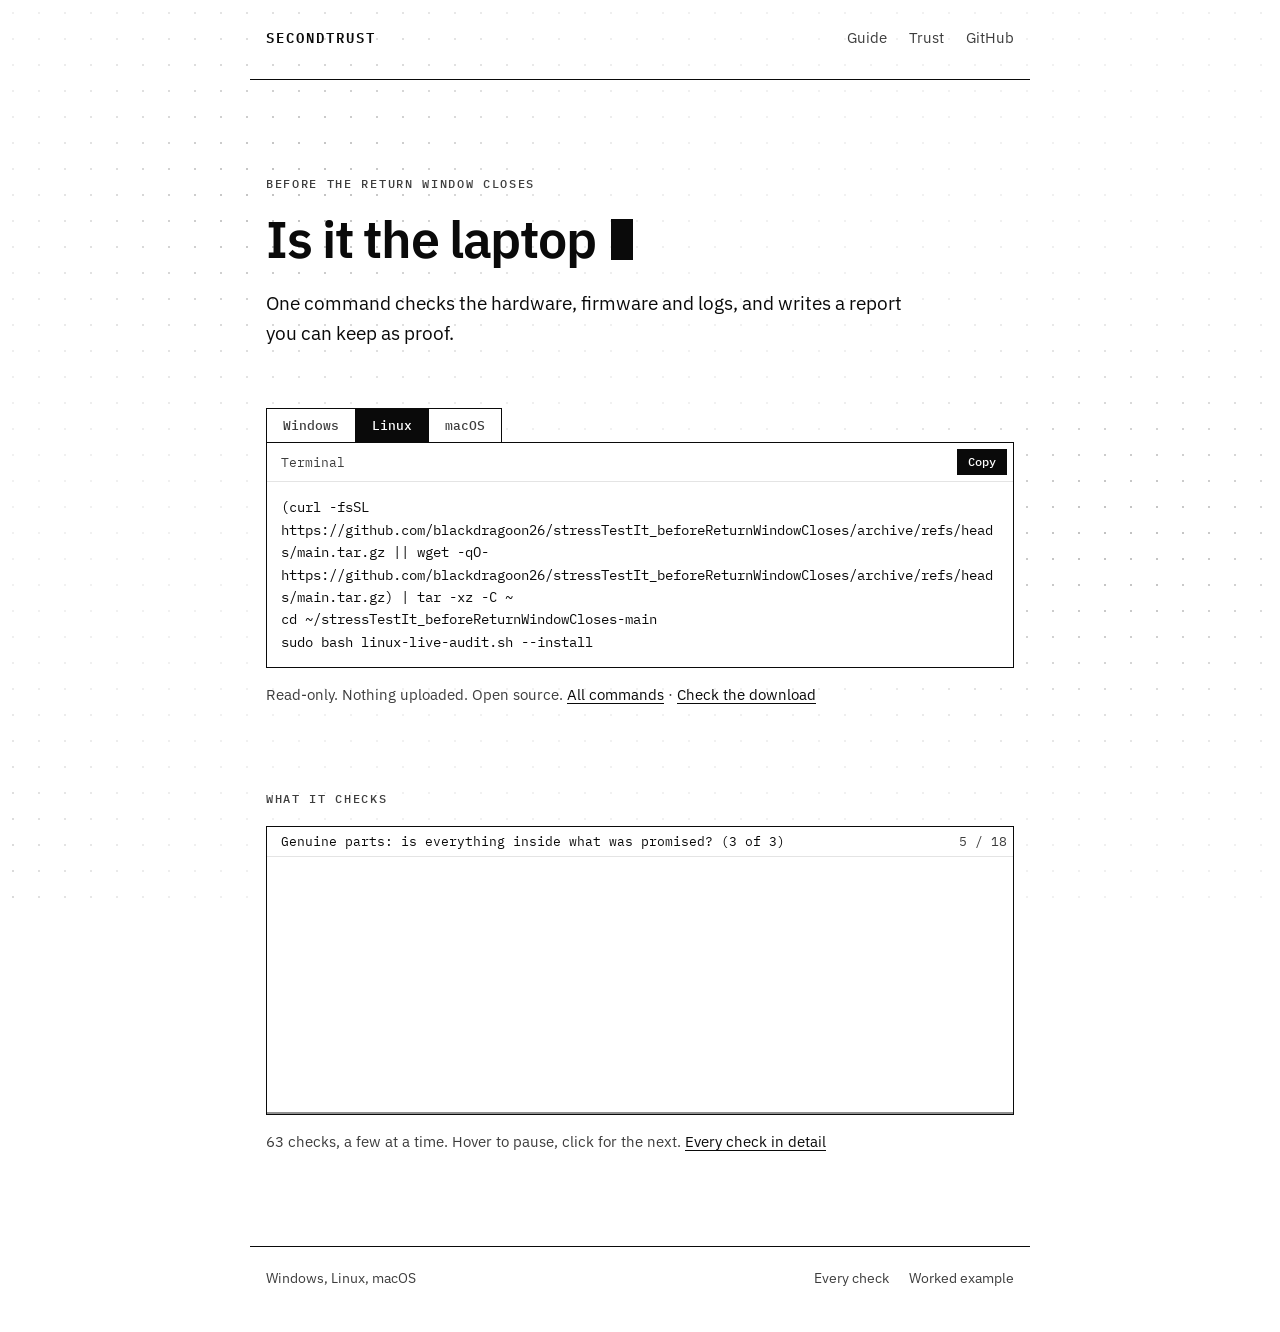
<file: docs/index.html>
<!doctype html>
<html lang="en">
<head>
<meta charset="utf-8">
<meta name="viewport" content="width=device-width, initial-scale=1">
<title>SecondTrust</title>
<meta name="description" content="One command that tells you if a laptop is the machine you paid for, untampered, and how much it was really used. Windows, Linux and macOS. Read-only, open source, nothing uploaded.">
<link rel="icon" href="favicon.svg" type="image/svg+xml">
<link rel="stylesheet" href="site.css?v=20261122f">
</head>
<body>
<canvas id="bg" aria-hidden="true"></canvas>
<header class="top">
  <a class="mark" href="index.html">SECONDTRUST</a>
  <nav>
    <a href="docs.html#guide">Guide</a>
    <a href="docs.html#trust">Trust</a>
    <a href="https://github.com/blackdragoon26/stressTestIt_beforeReturnWindowCloses">GitHub</a>
  </nav>
</header>

<main>
  <section class="hero">
    <p class="eyebrow">Before the return window closes</p>
    <h1 class="rotor">
      <span class="sr" id="rotor-static">Is it the laptop you paid for?</span>
      <span class="ghosts" aria-hidden="true">
        <span>Is it the laptop you paid for?</span>
        <span>Has anyone tampered with it?</span>
        <span>How much was it really used?</span>
        <span>Does every key and port work?</span>
        <span>Will it hold up under load?</span>
      </span>
      <span class="live" aria-hidden="true"><span id="typed">Is it the laptop you paid for?</span><span class="caret"></span></span>
    </h1>
    <p class="lead">One command checks the hardware, firmware and logs, and writes a report you can keep as proof.</p>
  </section>

  <section class="cmd">
    <div class="os" role="tablist" aria-label="Operating system">
      <button type="button" role="tab" id="tab-windows" aria-controls="panel-windows" aria-selected="true">Windows</button>
      <button type="button" role="tab" id="tab-linux" aria-controls="panel-linux" aria-selected="false">Linux</button>
      <button type="button" role="tab" id="tab-mac" aria-controls="panel-mac" aria-selected="false">macOS</button>
    </div>

    <div class="os-panel" role="tabpanel" id="panel-windows" aria-labelledby="tab-windows">
      <div class="code">
        <div class="code-bar"><span>Terminal (Admin)</span><button class="copy" type="button">Copy</button></div>
<pre><code>Set-ExecutionPolicy -Scope Process Bypass -Force
Invoke-WebRequest https://github.com/blackdragoon26/stressTestIt_beforeReturnWindowCloses/archive/refs/heads/main.zip -OutFile $env:TEMP\omen-kit.zip -UseBasicParsing
Expand-Archive $env:TEMP\omen-kit.zip -DestinationPath C:\omen-kit -Force; Remove-Item $env:TEMP\omen-kit.zip
cd C:\omen-kit\stressTestIt_beforeReturnWindowCloses-main
.\omen-audit.ps1</code></pre>
      </div>
    </div>

    <div class="os-panel" role="tabpanel" id="panel-linux" aria-labelledby="tab-linux" hidden>
      <div class="code">
        <div class="code-bar"><span>Terminal</span><button class="copy" type="button">Copy</button></div>
<pre><code>(curl -fsSL https://github.com/blackdragoon26/stressTestIt_beforeReturnWindowCloses/archive/refs/heads/main.tar.gz || wget -qO- https://github.com/blackdragoon26/stressTestIt_beforeReturnWindowCloses/archive/refs/heads/main.tar.gz) | tar -xz -C ~
cd ~/stressTestIt_beforeReturnWindowCloses-main
sudo bash linux-live-audit.sh --install</code></pre>
      </div>
    </div>

    <div class="os-panel" role="tabpanel" id="panel-mac" aria-labelledby="tab-mac" hidden>
      <div class="code">
        <div class="code-bar"><span>Terminal</span><button class="copy" type="button">Copy</button></div>
<pre><code>curl -fsSL https://github.com/blackdragoon26/stressTestIt_beforeReturnWindowCloses/archive/refs/heads/main.tar.gz | tar -xz -C ~
cd ~/stressTestIt_beforeReturnWindowCloses-main
bash mac-audit.sh</code></pre>
      </div>
    </div>

    <p class="fine">Read-only. Nothing uploaded. Open source. <a href="docs.html#guide">All commands</a> &middot; <a href="docs.html#trust">Check the download</a></p>
  </section>

  <section class="checks-live" hidden>
    <p class="eyebrow">What it checks</p>
    <div class="result" id="checks" title="Hover to pause, click for the next">
      <div class="code-bar"><span class="topic"></span><span class="frame"></span></div>
      <div class="rows"></div>
      <div class="bar" aria-hidden="true"></div>
    </div>
    <p class="fine"><span id="checks-total"></span> checks, a few at a time. Hover to pause, click for the next. <a href="docs.html#checks">Every check in detail</a></p>
  </section>

</main>

<footer>
  <span>Windows, Linux, macOS</span>
  <span class="links"><a href="docs.html#checks">Every check</a><a href="docs.html#omen-day">Worked example</a></span>
</footer>

<script src="site.js?v=20261122f"></script>
<script src="bg.js?v=20261122g"></script>
</body>
</html>
</file>
<file: docs/site.css>
/* Layout: one narrow column like a service manual. Black rules, IBM Plex Sans for reading (regular weight, dark ink for legibility),
   IBM Plex Mono for anything you type or read off a machine. Fonts are served from ./fonts
   (SIL Open Font License, see fonts/OFL.txt): the site makes no requests to other hosts. */
@font-face { font-family: "Plex Sans"; font-weight: 400; font-style: normal; font-display: swap; src: url("fonts/plex-sans-400.woff2") format("woff2"); }
@font-face { font-family: "Plex Sans"; font-weight: 500; font-style: normal; font-display: swap; src: url("fonts/plex-sans-500.woff2") format("woff2"); }
@font-face { font-family: "Plex Sans"; font-weight: 600 700; font-style: normal; font-display: swap; src: url("fonts/plex-sans-600.woff2") format("woff2"); }
@font-face { font-family: "Plex Mono"; font-weight: 400; font-style: normal; font-display: swap; src: url("fonts/plex-mono-400.woff2") format("woff2"); }
@font-face { font-family: "Plex Mono"; font-weight: 500; font-style: normal; font-display: swap; src: url("fonts/plex-mono-500.woff2") format("woff2"); }
@font-face { font-family: "Plex Mono"; font-weight: 600; font-style: normal; font-display: swap; src: url("fonts/plex-mono-600.woff2") format("woff2"); }

:root {
  --bg: #ffffff;
  --fg: #0a0a0a;
  --muted: #3d3d3d;
  --rule: #e4e4e4;
  --soft: #f4f4f4;
  --sans: "Plex Sans", system-ui, -apple-system, "Segoe UI", Roboto, Arial, sans-serif;
  --mono: "Plex Mono", ui-monospace, SFMono-Regular, Menlo, Consolas, "Liberation Mono", monospace;
}
@media (prefers-color-scheme: dark) {
  :root:not([data-theme="light"]) { --bg: #0a0a0a; --fg: #f2f2f2; --muted: #bdbdbd; --rule: #262626; --soft: #161616; color-scheme: dark; }
}
:root[data-theme="dark"] { --bg: #0a0a0a; --fg: #f2f2f2; --muted: #bdbdbd; --rule: #262626; --soft: #161616; color-scheme: dark; }

* { box-sizing: border-box; }
html { -webkit-text-size-adjust: 100%; }
body {
  margin: 0;
  background: var(--bg);
  color: var(--fg);
  font: 400 17px/1.65 var(--sans);
  font-feature-settings: "kern";
}
strong, b { font-weight: 600; }
a { color: var(--fg); text-underline-offset: 3px; text-decoration-thickness: 1px; }
a:hover { text-decoration-thickness: 2px; }
a:focus-visible, button:focus-visible { outline: 2px solid var(--fg); outline-offset: 2px; }
h1, h2, h3 { text-wrap: balance; }

.top, main, footer, article {
  max-width: 780px; margin: 0 auto;
  padding-left: max(16px, env(safe-area-inset-left, 0px));
  padding-right: max(16px, env(safe-area-inset-right, 0px));
}
main > *, article > * { min-width: 0; }
main { min-height: calc(100vh - 220px); }

/* header */
.top {
  display: flex; flex-wrap: wrap; align-items: baseline; justify-content: space-between; gap: 8px 24px;
  padding-block: 26px; border-bottom: 1px solid var(--fg);
}
.mark {
  font: 600 14px/1 var(--mono); letter-spacing: 0.14em; text-decoration: none;
  padding: 5px 7px; margin: -5px -7px;
  background: linear-gradient(var(--fg), var(--fg)) 0 0 / 0 100% no-repeat;
  transition: background-size .38s cubic-bezier(.2,.7,.2,1), color .25s;
}
.mark:hover, .mark:focus-visible { background-size: 100% 100%; color: var(--bg); }
nav { display: flex; flex-wrap: wrap; gap: 4px 22px; font-size: 15px; }
/* links in the header and footer: an underline that draws in from the left */
nav a, footer .links a {
  text-decoration: none; color: var(--muted); padding-bottom: 2px;
  background: linear-gradient(currentColor, currentColor) 0 100% / 0 1px no-repeat;
  transition: background-size .28s cubic-bezier(.2,.7,.2,1), color .2s;
}
nav a:hover, nav a[aria-current], footer .links a:hover { color: var(--fg); background-size: 100% 1px; }
footer .links { display: flex; flex-wrap: wrap; gap: 4px 20px; }

/* landing background: a faint dot grid with a slow wave of light (site.js). Behind everything, never clickable */
#bg { position: fixed; inset: 0; width: 100%; height: 100%; z-index: -1; pointer-events: none; }

/* landing */
section { padding: 52px 0 4px; }
.hero { padding: 96px 0 8px; }
.eyebrow { font: 500 12px/1.4 var(--mono); text-transform: uppercase; letter-spacing: 0.14em; color: var(--muted); margin: 0 0 18px; }
/* the headline types one question, holds it, erases it, types the next. Every question sits invisibly in the
   same grid cell, so the heading keeps the height of the longest one and nothing below it jumps */
.rotor { display: grid; }
.rotor > .ghosts, .rotor > .live { grid-area: 1 / 1; }
.ghosts { display: grid; visibility: hidden; }
.ghosts > span { grid-area: 1 / 1; }
.sr { position: absolute; width: 1px; height: 1px; overflow: hidden; clip: rect(0 0 0 0); white-space: nowrap; }
.caret.typing { animation: none; }
h1 { font-size: clamp(32px, 6.4vw, 52px); line-height: 1.06; letter-spacing: -0.025em; margin: 0 0 22px; font-weight: 600; }
h2 { font: 500 12px/1.4 var(--mono); text-transform: uppercase; letter-spacing: 0.14em; margin: 0 0 20px; }
h3 { font-size: 17px; font-weight: 500; margin: 0 0 4px; }
.lead { font-size: 19px; line-height: 1.6; max-width: 640px; margin: 0; }
.fine { font-size: 15px; color: var(--muted); }
.more { margin-top: 20px; }

/* operating system switch */
.os { display: flex; flex-wrap: wrap; border: 1px solid var(--fg); border-bottom: 0; width: fit-content; max-width: 100%; }
.os button {
  font: 500 13px/1 var(--mono); padding: 10px 16px; cursor: pointer;
  background: var(--bg); color: var(--muted); border: 0; border-right: 1px solid var(--fg);
}
.os button:last-child { border-right: 0; }
.os button { transition: background-color .2s, color .2s; }
.os button:hover { color: var(--fg); background: var(--soft); }
.os button[aria-selected="true"] { background: var(--fg); color: var(--bg); }
.os-panel:not([hidden]) { animation: swap .32s cubic-bezier(.2,.7,.2,1); }
.os-panel .note { font-size: 15px; color: var(--muted); margin: 10px 0 0; }

/* code: a label bar on top carries the copy button, so it never covers the command */
.code { border: 1px solid var(--fg); margin: 0; background: var(--bg); }
.code-bar {
  display: flex; justify-content: space-between; align-items: center; gap: 12px;
  padding: 6px 6px 6px 14px; border-bottom: 1px solid var(--rule);
  font: 400 12.5px/1.4 var(--mono); color: var(--muted);
}
.copy {
  font: 500 12px/1 var(--mono); cursor: pointer; flex: none;
  background: var(--fg); color: var(--bg); border: 0; padding: 7px 11px;
}
pre, code { font-family: var(--mono); font-size: 14px; font-weight: 400; }
.code pre {
  margin: 0; padding: 14px; white-space: pre-wrap; overflow-wrap: anywhere; line-height: 1.6;
}

article table { border-collapse: collapse; width: 100%; font-size: 15.5px; font-variant-numeric: tabular-nums; }
article th, article td { text-align: left; vertical-align: top; padding: 8px 10px; border-bottom: 1px solid var(--rule); }
article th { border-bottom: 1px solid var(--fg); font-weight: 500; }

footer {
  display: flex; flex-wrap: wrap; justify-content: space-between; gap: 8px 24px;
  margin-top: 72px; padding-block: 20px 40px; border-top: 1px solid var(--fg);
  font-size: 14px; color: var(--muted);
}

/* rendered Markdown pages */
article { padding-top: 44px; }
article h1 { font-size: clamp(30px, 5vw, 40px); }
article h2 { font: 600 21px/1.3 var(--sans); text-transform: none; letter-spacing: -0.01em; margin: 46px 0 12px; }
article h3 { margin-top: 30px; font-weight: 600; }
article p, article li { max-width: 680px; }
article :not(pre) > code { background: var(--soft); padding: 1px 5px; font-size: 0.88em; overflow-wrap: anywhere; }
article .scroll { overflow-x: auto; margin: 16px 0; }
article input[type="checkbox"] { accent-color: var(--fg); margin-right: 6px; }
article .code { margin: 16px 0; }
.status { color: var(--muted); }

/* guide: one system at a time. The tab bar sticks to the top while you read that system's commands */
article .os { margin: 28px 0 4px; position: sticky; top: 0; z-index: 2; background: var(--bg); }
article .os-panel:not([hidden]) { animation: none; }
article .os-panel.enter { animation: panel .5s cubic-bezier(.2,.7,.2,1) both; }
article .os-panel > h3:first-child { margin-top: 22px; }

/* landing: what it checks. A scan line sweeps down the box, each result stamps in as it passes, a thin
   bar fills while the set holds, then the next set comes (site.js). Hover pauses, a click moves on */
.checks-live { padding-top: 64px; }
.result { position: relative; overflow: hidden; border: 1px solid var(--fg); background: var(--bg); cursor: pointer; }
.result .code-bar .topic { color: var(--fg); }
.result .code-bar .frame { white-space: nowrap; }
.rows { min-height: 188px; transition: opacity .25s; }
.result.leave .rows { opacity: 0; }
.row { display: flex; gap: 14px; align-items: baseline; padding: 11px 14px; border-bottom: 1px solid var(--rule); }
.row:last-child { border-bottom: 0; }
.row-text { display: flex; flex-wrap: wrap; gap: 2px 10px; min-width: 0; }
.row-name { font-weight: 500; }
.row-rest { font-size: 15px; color: var(--muted); }
.row-rest b { font: 500 12px/1 var(--mono); color: var(--fg); }
.tag { flex: 0 0 48px; text-align: center; font: 500 12px/1 var(--mono); padding: 4px 0 3px; border: 1px solid transparent; }
.tag.fail { color: var(--bg); background: var(--fg); }
.tag.warn { border-color: var(--fg); }
.tag.pass, .tag.info { color: var(--muted); border-color: var(--rule); }
.result.run::after {
  content: ""; position: absolute; left: 0; right: 0; top: 0; height: 2px; background: var(--fg);
  animation: scan 1.6s .2s cubic-bezier(.45,0,.25,1) both;
}
.result.run .row { animation: row-in .45s both; }
.result.run .row .tag { animation: stamp .4s both; }
.result.run .row:nth-child(1), .result.run .row:nth-child(1) .tag { animation-delay: .4s; }
.result.run .row:nth-child(2), .result.run .row:nth-child(2) .tag { animation-delay: .7s; }
.result.run .row:nth-child(3), .result.run .row:nth-child(3) .tag { animation-delay: 1s; }
.result.run .row:nth-child(4), .result.run .row:nth-child(4) .tag { animation-delay: 1.3s; }
.bar { height: 2px; background: var(--fg); opacity: .45; transform-origin: left; transform: scaleX(0); }
.result.run .bar { animation: fill 7s linear forwards; }
.result:hover .bar { animation-play-state: paused; }

/* guide: first it asks which system; the cards rise in, invert on hover */
[hidden] { display: none !important; }
.osg { margin: 30px 0 6px; }
.os-q { font: 600 24px/1.3 var(--sans); letter-spacing: -0.015em; margin: 0 0 16px; }
.os-cards { display: grid; grid-template-columns: repeat(auto-fit, minmax(200px, 1fr)); gap: 12px; }
.os-card {
  position: relative; display: flex; flex-direction: column; gap: 6px; padding: 24px 18px 20px;
  text-align: left; font: inherit; cursor: pointer; color: var(--fg); background: var(--bg);
  border: 1px solid var(--fg);
  transition: transform .35s cubic-bezier(.2,.7,.2,1), background-color .25s, color .25s;
  animation: rise .6s cubic-bezier(.2,.7,.2,1) both;
}
.os-card:nth-child(2) { animation-delay: .07s; }
.os-card:nth-child(3) { animation-delay: .14s; }
.os-card:hover, .os-card:focus-visible { background: var(--fg); color: var(--bg); transform: translateY(-3px); }
.os-name { font: 600 22px/1.2 var(--sans); }
.os-note { font-size: 14.5px; line-height: 1.5; color: var(--muted); transition: color .25s; }
.os-card:hover .os-note, .os-card:hover .os-hint { color: inherit; }
.os-hint { position: absolute; top: 11px; right: 12px; font: 500 11px/1 var(--mono); text-transform: uppercase; letter-spacing: .12em; color: var(--muted); }
.os-all { margin-top: 14px; padding: 0; background: none; border: 0; font: inherit; font-size: 15px; color: var(--muted); cursor: pointer; text-decoration: underline; text-underline-offset: 3px; }
.os-all:hover { color: var(--fg); }
article .os.enter { animation: swap .4s cubic-bezier(.2,.7,.2,1) both; }
article:not(.full) .os-panel > h2 { display: none; }

/* checks: a tour, one topic per slide. Slides glide in from the side, their checks follow one by one */
.tour { margin-top: 26px; }
.tour-nav { display: flex; flex-wrap: wrap; gap: 6px; margin-bottom: 16px; }
.tour-nav button {
  font: 400 13px/1 var(--mono); padding: 8px 11px; cursor: pointer;
  color: var(--muted); background: var(--bg); border: 1px solid var(--rule);
  transition: color .2s, border-color .2s, background-color .2s;
}
.tour-nav button:hover { color: var(--fg); border-color: var(--fg); }
.tour-nav button[aria-selected="true"] { color: var(--bg); background: var(--fg); border-color: var(--fg); }
.slide { border: 1px solid var(--fg); background: var(--bg); padding: 22px 22px 14px; }
.tour.all .slide + .slide { margin-top: 18px; }
article .slide-title { display: flex; flex-wrap: wrap; align-items: baseline; gap: 4px 14px; margin: 0 0 14px; }
.slide-count { margin-left: auto; font: 400 12.5px/1 var(--mono); color: var(--muted); }
.slide.in-next { animation: slide-next .5s cubic-bezier(.2,.7,.2,1) both; }
.slide.in-prev { animation: slide-prev .5s cubic-bezier(.2,.7,.2,1) both; }
.slide.in-next .item, .slide.in-prev .item { animation: item-in .45s cubic-bezier(.2,.7,.2,1) both; animation-delay: calc(90ms + var(--i, 0) * 45ms); }
.items { list-style: none; margin: 0; padding: 0; }
.item { border-top: 1px solid var(--rule); }
.item-head {
  display: grid; grid-template-columns: minmax(0, 1fr) minmax(0, 1.5fr) 12px; gap: 14px; align-items: baseline;
  width: 100%; padding: 11px 6px; margin: 0; background: none; border: 0; color: var(--fg); font: inherit; text-align: left;
}
button.item-head { cursor: pointer; transition: background-color .2s; }
button.item-head:hover { background: var(--soft); }
.item-name { font-weight: 500; }
.item-verdict { font-size: 15px; color: var(--muted); }
.t { display: inline-block; font: 500 11px/1 var(--mono); padding: 3px 5px 2px; margin-right: 2px; vertical-align: 1px; color: var(--fg); border: 1px solid var(--fg); }
.t-FAIL { color: var(--bg); background: var(--fg); }
.t-PASS, .t-INFO { color: var(--muted); border-color: var(--rule); }
.item-plus { position: relative; width: 12px; height: 12px; align-self: center; }
.item-plus::before, .item-plus::after {
  content: ""; position: absolute; left: 0; right: 0; top: 5.5px; height: 1px; background: var(--fg);
  transition: transform .4s cubic-bezier(.2,.7,.2,1);
}
.item-plus::after { transform: rotate(90deg); }
.item.open .item-plus::after { transform: rotate(0deg); }
.item-more { display: grid; grid-template-rows: 0fr; transition: grid-template-rows .4s cubic-bezier(.2,.7,.2,1); }
.item.open .item-more { grid-template-rows: 1fr; }
.item-more > div { overflow: hidden; min-height: 0; font-size: 15px; color: var(--muted); }
.item-more p { margin: 0 6px 12px; max-width: none; }
.lbl { font: 400 11.5px/1 var(--mono); text-transform: uppercase; letter-spacing: .1em; color: var(--fg); margin-right: 10px; }
.tour-foot { display: flex; align-items: center; justify-content: space-between; margin-top: 14px; }
.tour-foot button {
  font: 500 13px/1 var(--mono); padding: 10px 14px; cursor: pointer;
  color: var(--fg); background: var(--bg); border: 1px solid var(--fg); transition: background-color .2s, color .2s;
}
.tour-foot button:hover { color: var(--bg); background: var(--fg); }
.tour-count { font: 400 13px/1 var(--mono); color: var(--muted); }
.tour.all .tour-foot { display: none; }
@media (max-width: 600px) {
  .item-head { grid-template-columns: minmax(0, 1fr) 12px; gap: 4px 12px; }
  .item-verdict { grid-column: 1; }
  .item-plus { grid-column: 2; grid-row: 1 / span 2; }
  .slide { padding: 18px 14px 10px; }
}

/* motion: short, and every animated thing is readable before, during and after */
.copy { transition: background-color .2s, color .2s, box-shadow .2s; }
.copy:hover { background: var(--bg); color: var(--fg); box-shadow: inset 0 0 0 1px var(--fg); }
.hero h1, .hero .lead { animation: rise .7s cubic-bezier(.2,.7,.2,1) both; }
.hero .lead { animation-delay: .08s; }
.cmd { animation: rise .7s .14s cubic-bezier(.2,.7,.2,1) both; }
.caret {
  display: inline-block; width: .42em; height: .78em; margin-left: .1em; vertical-align: -0.04em;
  background: var(--fg); animation: blink 1.1s steps(1) infinite;
}
article.in { animation: rise .45s cubic-bezier(.2,.7,.2,1) both; }

@keyframes rise  { from { transform: translateY(12px); } to { transform: none; } }
@keyframes swap  { from { opacity: .35; transform: translateY(4px); } to { opacity: 1; transform: none; } }
@keyframes blink { 50% { opacity: 0; } }
@keyframes scan  { 0% { top: 0; opacity: 1; } 92% { opacity: 1; } 100% { top: 100%; opacity: 0; } }
@keyframes stamp { 0% { transform: scale(1.3); } 60% { transform: scale(.94); } 100% { transform: none; } }
@keyframes row-in { from { opacity: 0; transform: translateX(-6px); } to { opacity: 1; transform: none; } }
@keyframes fill  { to { transform: scaleX(1); } }
@keyframes slide-next { from { opacity: 0; transform: translateX(28px); filter: blur(3px); } to { opacity: 1; transform: none; filter: none; } }
@keyframes slide-prev { from { opacity: 0; transform: translateX(-28px); filter: blur(3px); } to { opacity: 1; transform: none; filter: none; } }
@keyframes item-in { from { opacity: 0; transform: translateY(8px); } to { opacity: 1; transform: none; } }
@keyframes panel { from { opacity: 0; transform: translateY(10px); filter: blur(2px); } to { opacity: 1; transform: none; filter: none; } }

@media (prefers-reduced-motion: reduce) {
  *, *::before, *::after { animation: none !important; transition: none !important; scroll-behavior: auto !important; }
  .result.run::after { display: none; }
}
</file>
